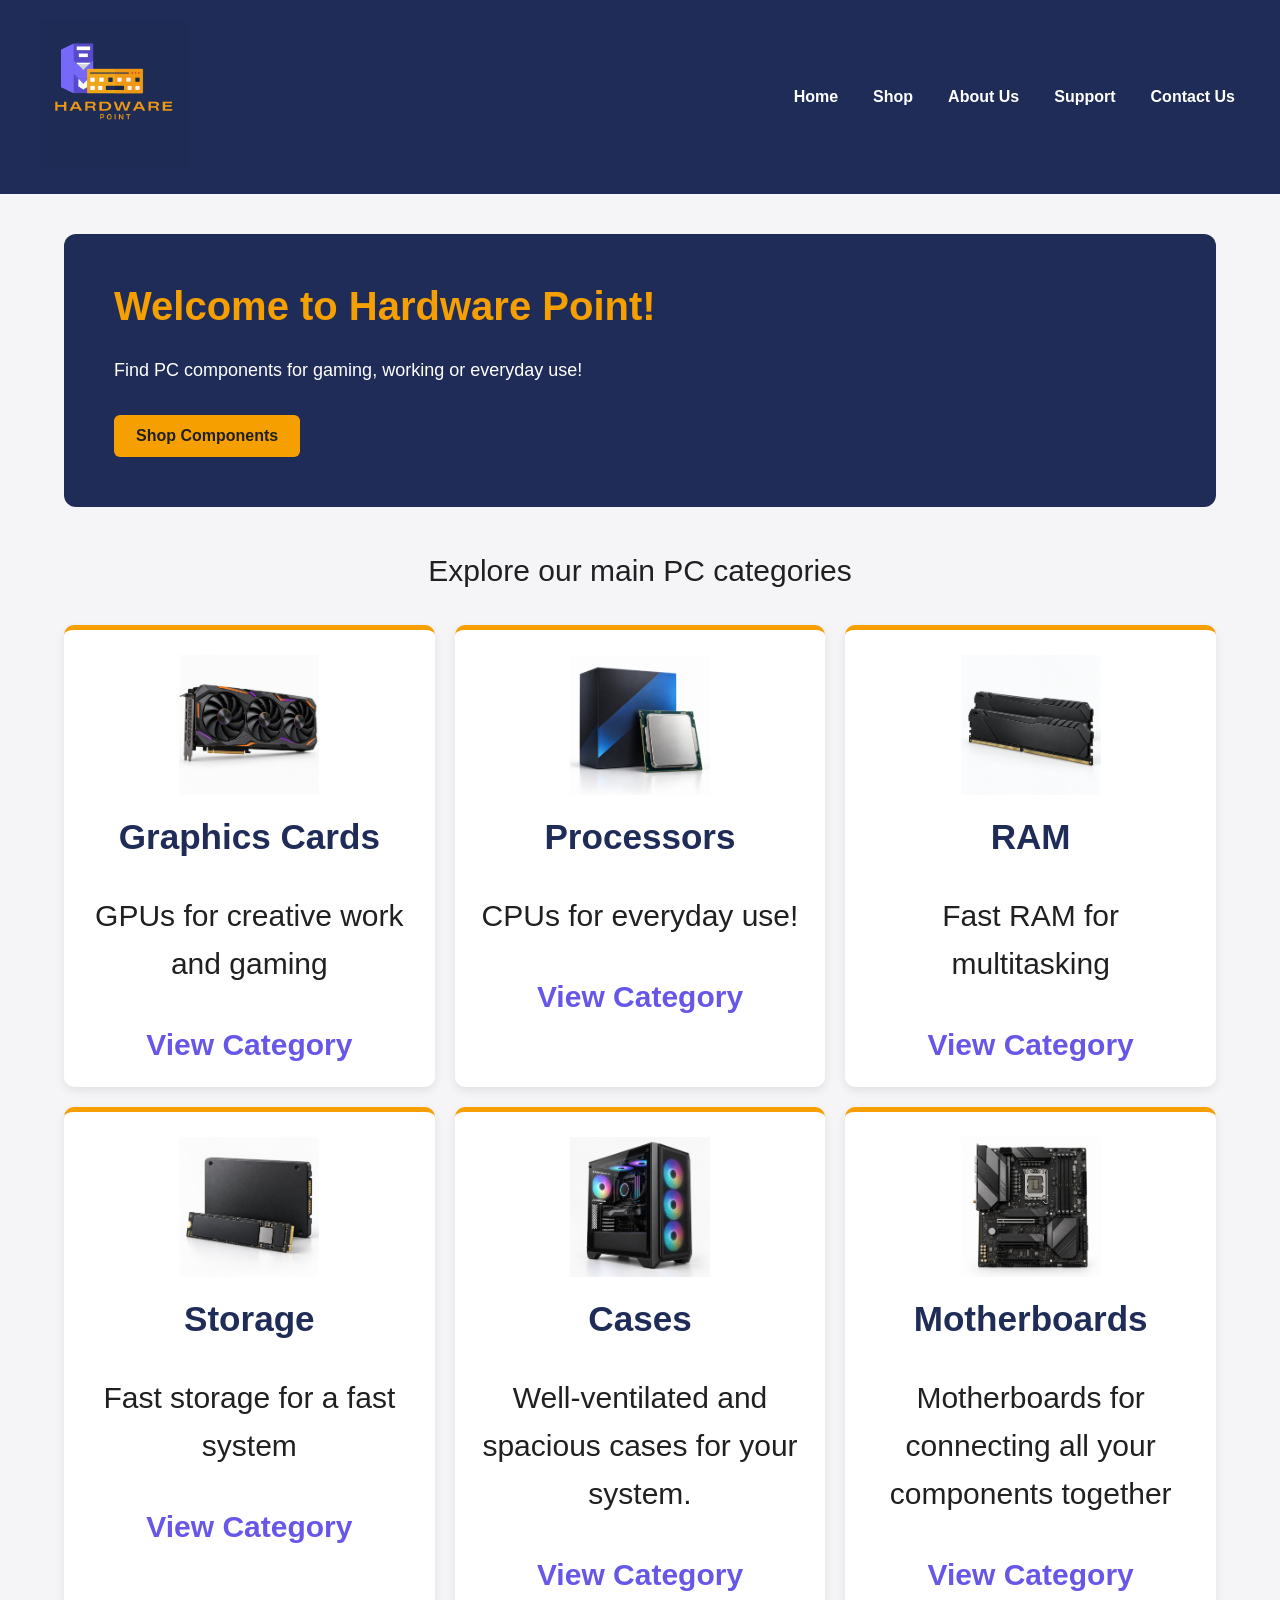
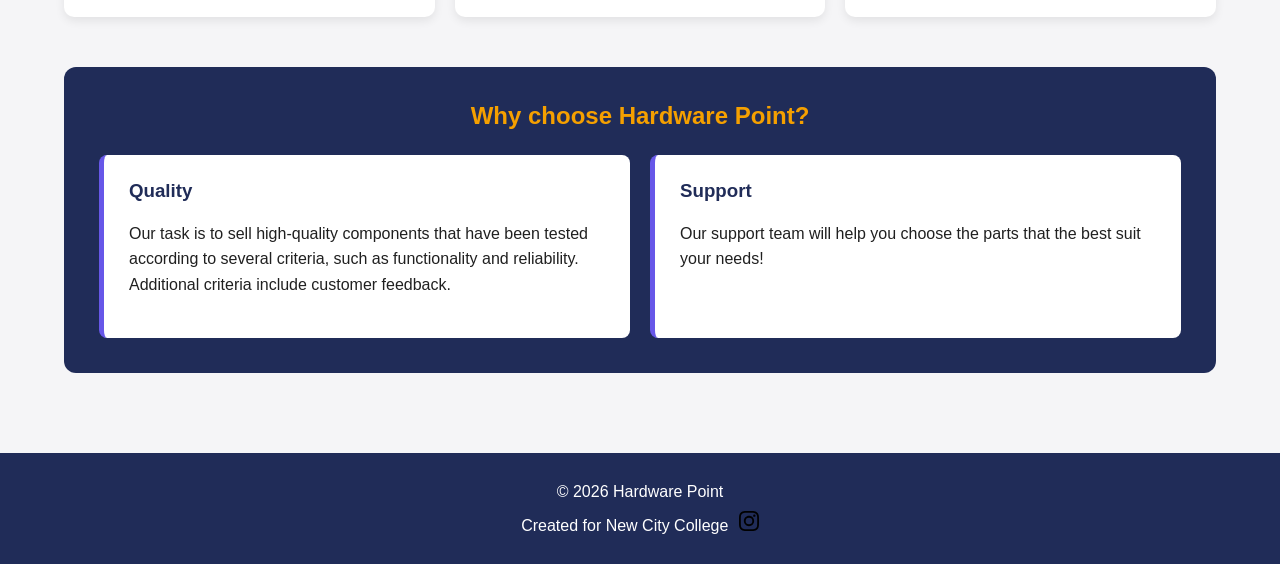
<file: index.html>
<!DOCTYPE html>
<html lang="en">

<head>
    <meta charset="UTF-8">
    <meta name="viewport" content="width=device-width, initial-scale=1.0">
    <title>Hardware Point</title>

<link rel="stylesheet" href="style.css">

</head>

<body>
    <header>
        <div class="logo">
            <a href="index.html">
            <img src="images/logo.png" alt="Hardware Point" width="150"> 
        </a>

</div>
    <nav>
        <a href="index.html">Home</a>
        <a href="components.html">Shop</a>
        <a href="about.html">About Us</a>
        <a href="support.html">Support</a>
        <a href="contact.html">Contact Us</a>
    </nav>
</header>
    <main>
     <div class="main-context">
        <h1>Welcome to Hardware Point!</h1>
        <p>Find PC components for gaming, working or everyday use!</p>
        <a href="components.html">Shop Components</a>
        
     </div>

     <section class="context-categories">
        <p>Explore our main PC categories</p>
     
        
    <div class="products">
        

        <div class="products-card">
            <img src="images/gpu.png" alt="Graphics Card">    
            <h3>Graphics Cards</h3>
            <p>GPUs for creative work and gaming</p>
            <a href="components.html"> View Category</a>
        </div>

        <div class="products-card">
            <img src="images/cpu.png" alt="Processors">
            <h3>Processors</h3>
            <p>CPUs for everyday use!</p>
            <a href="components.html"> View Category</a>

        </div>
        
        <div class="products-card">
            <img src="images/ram.png" alt="RAM">
            <h3>RAM</h3>
            <p>Fast RAM for multitasking</p>
            <a href="components.html"> View Category</a>
        </div>

        <div class="products-card">
            <img src="images/disk.png" alt="Storage">
            <h3>Storage</h3>
            <p>Fast storage for a fast system </p>
            <a href="components.html"> View Category</a>
        </div>

        <div class="products-card">
            <img src="images/case.png" alt="Cases">
            <h3>Cases</h3>
            <p>Well-ventilated and spacious cases for your system.</p>
            <a href="components.html"> View Category</a>
        </div>

        <div class="products-card">
            <img src="images/motherboard.png" alt="Motherboards">
            <h3>Motherboards</h3>
            <p>Motherboards for connecting all your components together</p>
            <a href="components.html"> View Category</a>
        </div>
    </div>
    </section>
     

     <div class="why-hardware-point">
     <h2>Why choose Hardware Point? </h2>
        <div class="why-grid">
            <div>
                <h3>Quality</h3>
                <p>Our task is to sell high-quality components that have been tested according to several criteria, such as functionality and reliability. Additional criteria include customer feedback.</p>
            </div>

            <div>
                <h3>Support</h3>
                <p>Our support team will help you choose the parts that the best suit your needs!</p>
            </div>
        
        </div>
        
    </div>
    
    </main>
<footer>
    <p>© 2026 Hardware Point</p>
    <p>Created for New City College
    <a href="https://www.instagram.com/newcitycollegegroup/">
        <img src="images/instagram.svg" alt="Instagram">
    </a>
    </p>
    
</footer>
</body>
</html>
</file>
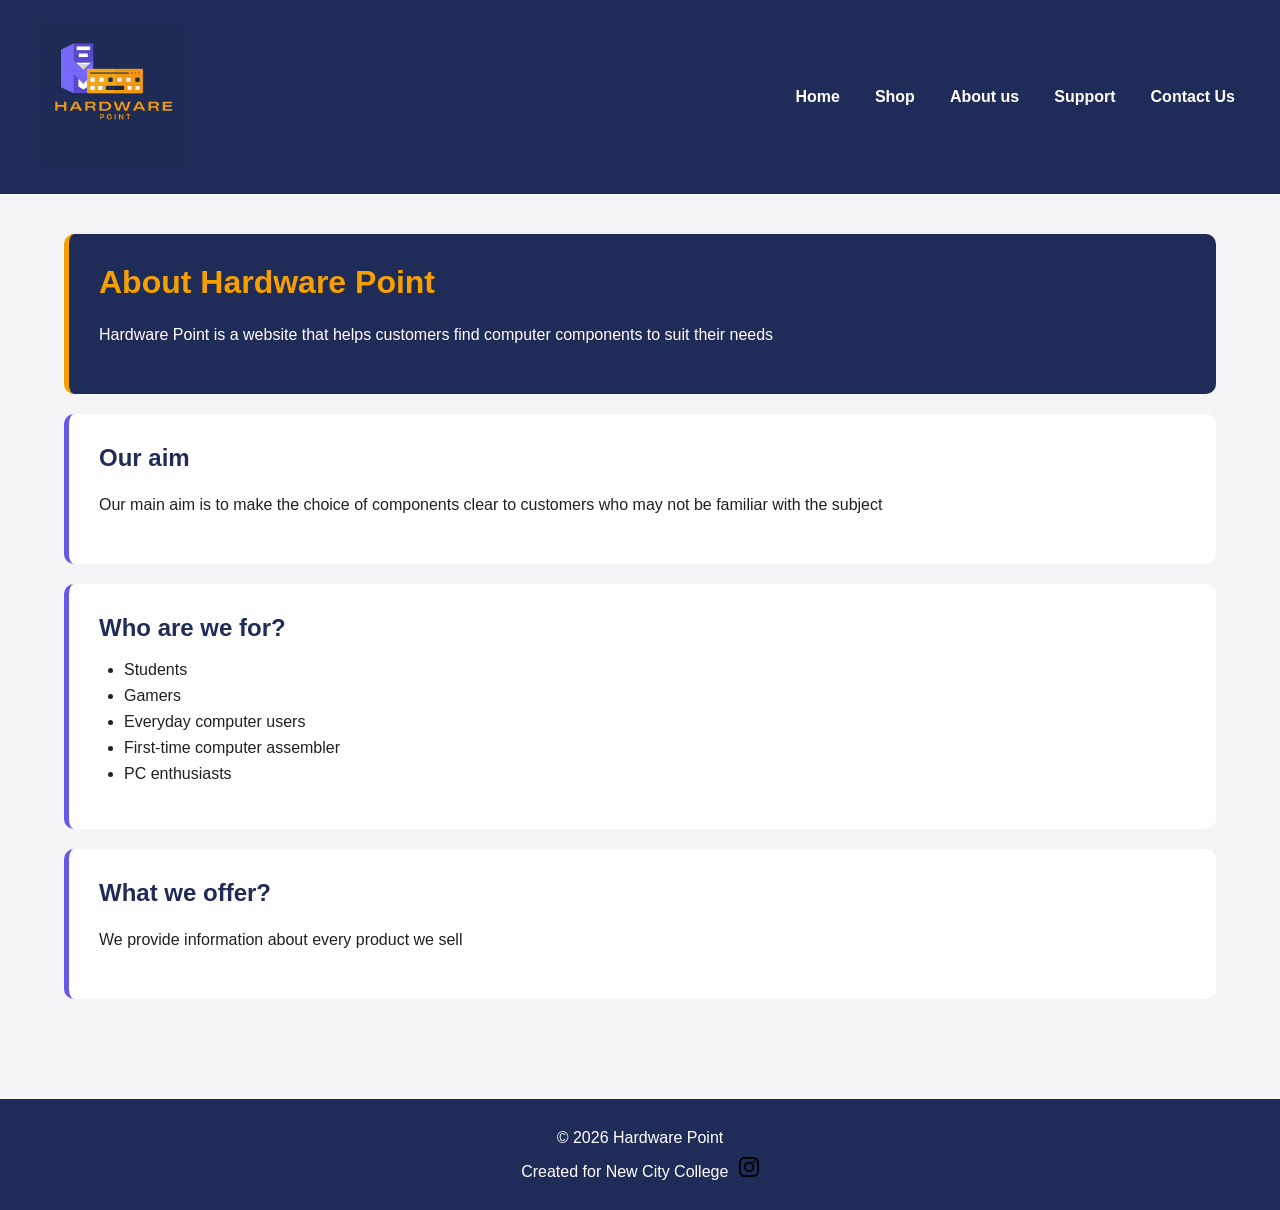
<file: about.html>
<!DOCTYPE html>
<html lang="en">

<head>
    <meta charset="UTF-8">
    <meta name="viewport" content="width=device-width, initial-scale=1.0">
    <title>About Us</title>

<link rel="stylesheet" href="style.css">

</head>

<body class="about-page">
    <header>
        <div class="logo">
            <a href="index.html">
            <img src="images/logo.png" alt="Hardware Point" width="150"> 
        </a>
        </div>

    <nav>
        <a href="index.html">Home</a>
        <a href="components.html">Shop</a>
        <a href="about.html">About us</a>
        <a href="support.html">Support</a>
        <a href="contact.html">Contact Us</a>
    </nav>
</header>

    <main>
    <div>
        <h1>About Hardware Point</h1>
        <p>Hardware Point is a website that helps customers find computer components to suit their needs </p>
    </div>

    <div>
        <h2>Our aim</h2>
        <p>Our main aim is to make the choice of components clear to customers who may not be familiar with the subject</p>
    </div>

    <div>
        <h2>Who are we for?</h2>
        <ul>
            <li>Students</li>
            <li>Gamers</li>
            <li>Everyday computer users</li>
            <li>First-time computer assembler</li>
            <li>PC enthusiasts</li>
        </ul>
    </div>

    <div>
        <h2>What we offer?</h2>
        <p>We provide information about every product we sell </p>
    </div>

    </main>
<footer>
    <p>© 2026 Hardware Point</p>
    <p>Created for New City College
    <a href="https://www.instagram.com/newcitycollegegroup/">
        <img src="images/instagram.svg" alt="Instagram">
    </a>
    </p>
</footer>
</body>
</html>
</file>
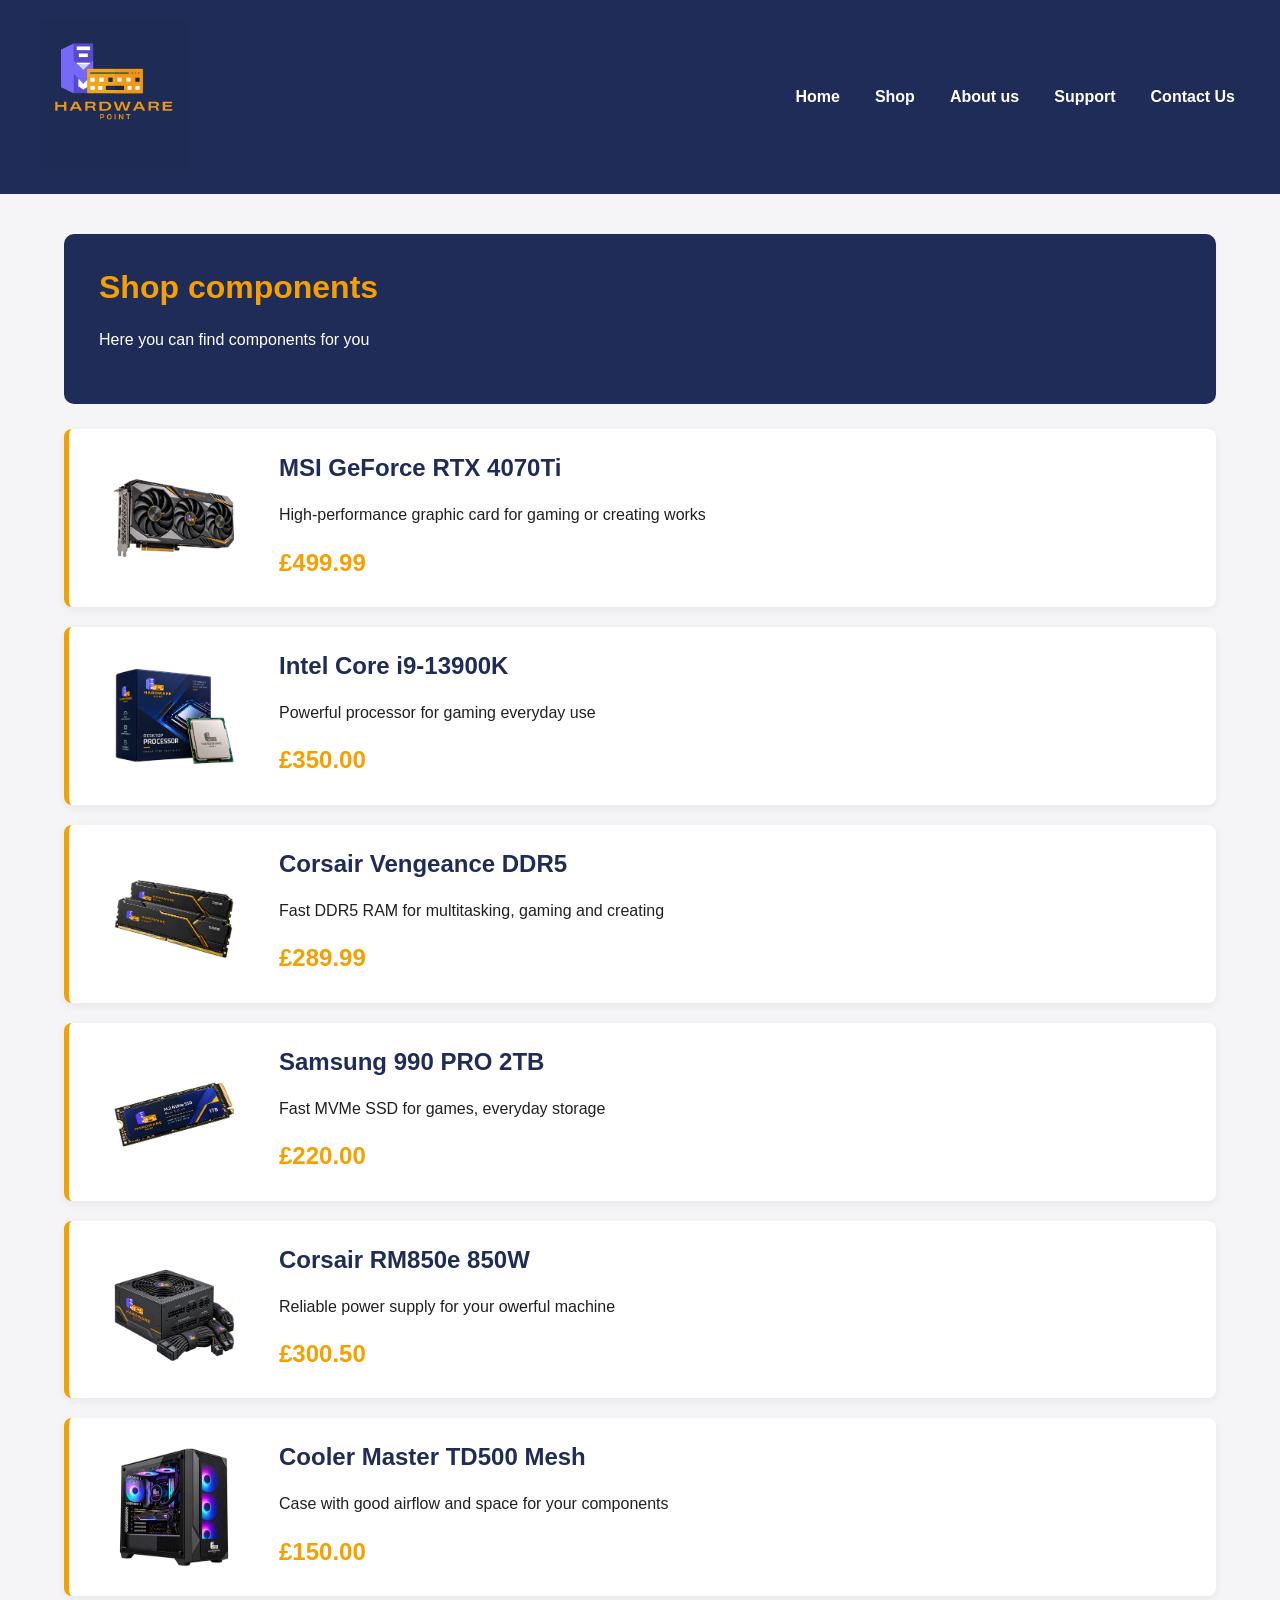
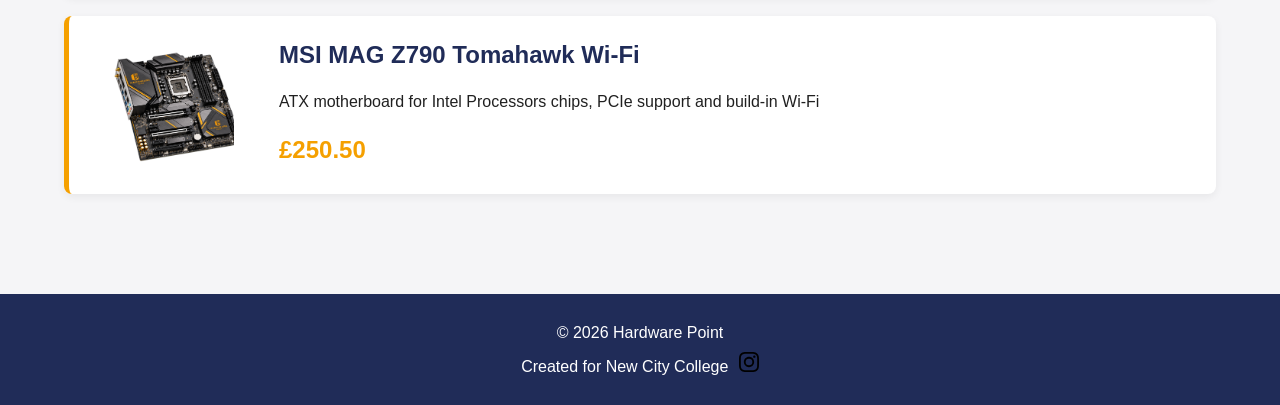
<file: components.html>
<!DOCTYPE html>
<html lang="en">

<head>
    <meta charset="UTF-8">
    <meta name="viewport" content="width=device-width, initial-scale=1.0">
    <title>Shop</title>

<link rel="stylesheet" href="style.css">

</head>

<body class="component-page">
    <header>

        <div class="logo">
            <a href="index.html">
            <img src="images/logo.png" alt="Hardware Point" width="150"> 
        </a>
        </div>


    <nav>
        <a href="index.html">Home</a>
        <a href="components.html">Shop</a>
        <a href="about.html">About us</a>
        <a href="support.html">Support</a>
        <a href="contact.html">Contact Us</a>
    </nav>    

</header>

    <main>
        <div class="our-components">
            <h1>Shop components</h1>
            <p>Here you can find components for you</p>
        </div>

    
        
            <div class="component-box">
            <img src="images/gpu.product.png" alt="MSI GeForce RTX 4070Ti">
        <div class="component-info">
            <h2>MSI GeForce RTX 4070Ti</h2>
            <p>High-performance graphic card for gaming or creating works</p>
            <p class="product-price">£499.99 </p>
        </div>
        </div>
        

        
            <div class="component-box">
            <img src="images/cpu.product.png" alt="Intel Core i9-13900K">
        <div class="component-info">
            <h2>Intel Core i9-13900K</h2>
            <p>Powerful processor for gaming everyday use</p>
            <p class="product-price">£350.00 </p>
        </div>
        </div>
        

        
            <div class="component-box">
            <img src="images/ram.product.png" alt="Corsair Vengeance DDR5">
        <div class="component-info">    
            <h2>Corsair Vengeance DDR5</h2>
            <p>Fast DDR5 RAM for multitasking, gaming and creating</p>
            <p class="product-price">£289.99 </p>
        </div>
        </div>
    


        
        <div class="component-box">
            <img src="images/disk.product.png" alt="Samsung 990 PRO 2TB">
        <div class="component-info">
            <h2>Samsung 990 PRO 2TB</h2>
            <p>Fast MVMe SSD for games, everyday storage</p>
            <p class="product-price">£220.00 </p>
        </div>
        </div>
        

        
        <div class="component-box">
            <img src="images/psu.product.png" alt="Corsair RM850e">
        <div class="component-info">
            <h2>Corsair RM850e 850W</h2>
            <p>Reliable power supply for your owerful machine</p>
            <p class="product-price">£300.50 </p>
        </div>
        </div>
        

        
        <div class="component-box">
            <img src="images/case.product.png" alt="Cooler Master TD500 Mesh">
        <div class="component-info">
            <h2>Cooler Master TD500 Mesh</h2>
            <p>Case with good airflow and space for your components</p>
            <p class="product-price">£150.00 </p>
        </div>
        </div>
    

        
        <div class="component-box">
            <img src="images/motherboard.product.png" alt="MSI MAG Z790 Tomahawk Wi-Fi">
        <div class="component-info">
            <h2>MSI MAG Z790 Tomahawk Wi-Fi</h2>
            <p>ATX motherboard for Intel Processors chips, PCIe support and build-in Wi-Fi</p>
            <p class="product-price">£250.50 </p>
        </div>
        </div>
    

    </main>
<footer>
    <p>© 2026 Hardware Point</p>
    <p>Created for New City College
    <a href="https://www.instagram.com/newcitycollegegroup/">
        <img src="images/instagram.svg" alt="Instagram">
    </a>
    </p>
</footer>
</body>
</html>
</file>
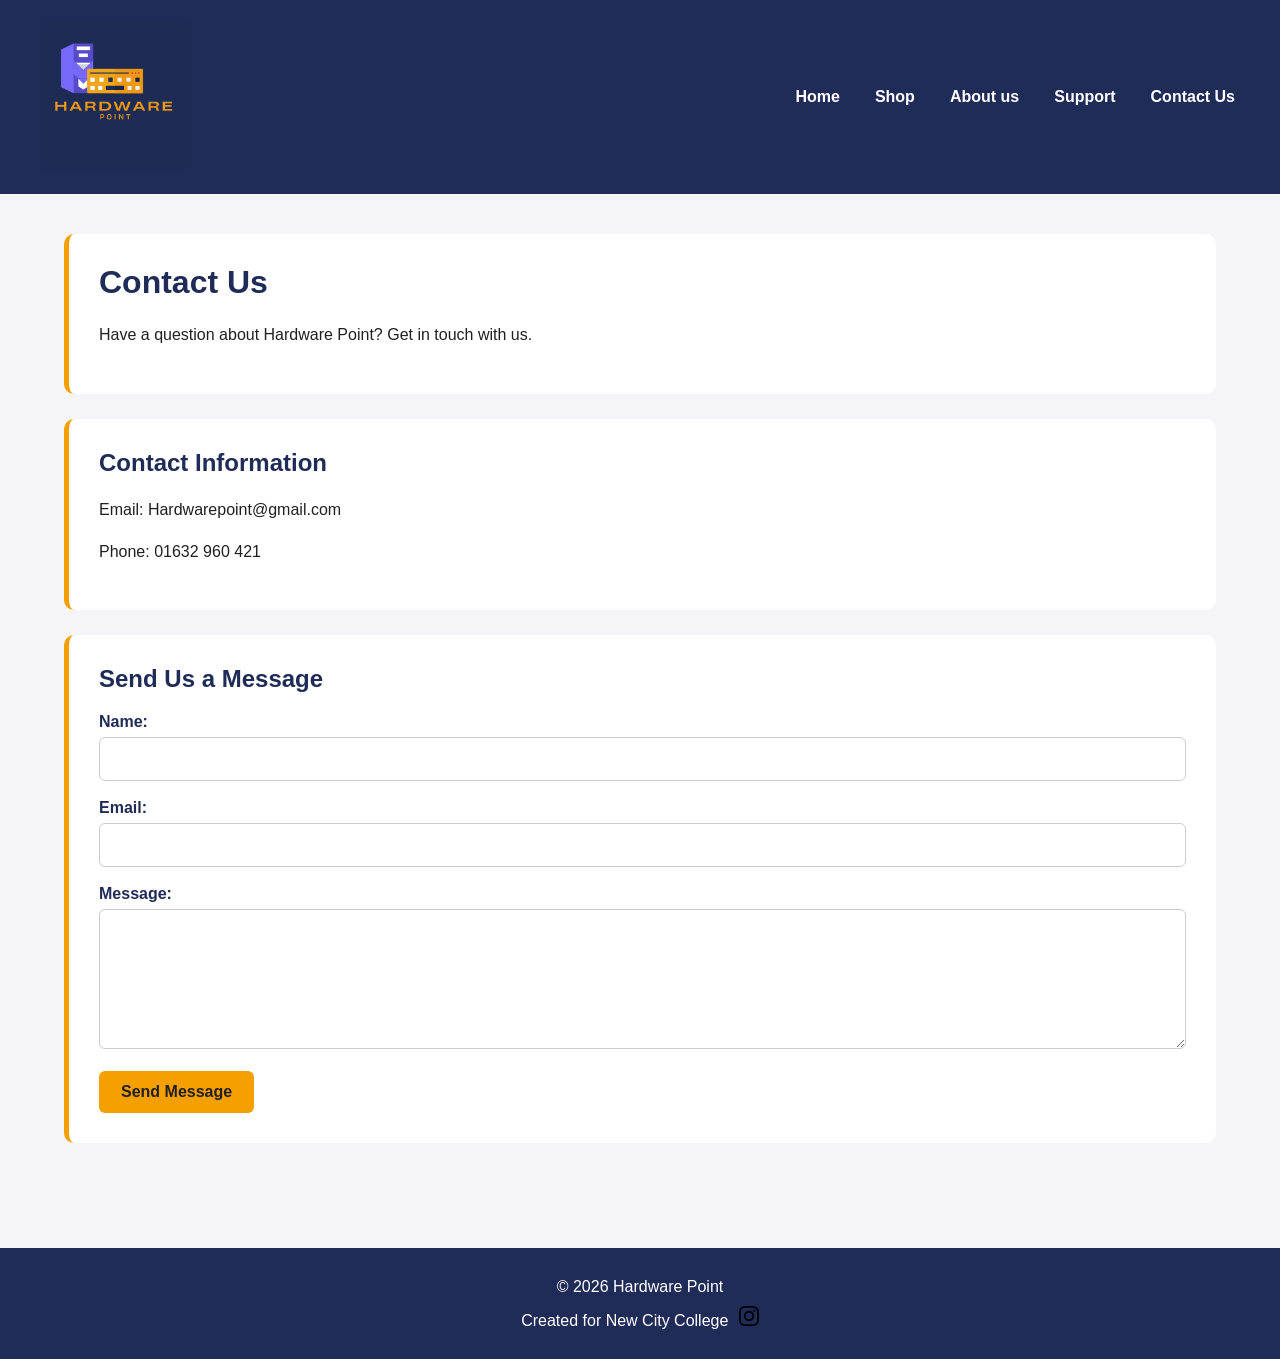
<file: contact.html>
<!DOCTYPE html>
<html lang="en">

<head>
    <meta charset="UTF-8">
    <meta name="viewport" content="width=device-width, initial-scale=1.0">
    <title>Contact Us</title>

<link rel="stylesheet" href="style.css">

</head>

<body class="contact-page">
    <header>

        <div class="logo">
            <a href="index.html">
            <img src="images/logo.png" alt="Hardware Point" width="150"> 
        </a>
        </div>


    <nav>
        <a href="index.html">Home</a>
        <a href="components.html">Shop</a>
        <a href="about.html">About us</a>
        <a href="support.html">Support</a>
        <a href="contact.html">Contact Us</a>
    </nav>    

</header>

    <main>
      <div>
        <h1>Contact Us</h1>
      <p>Have a question about Hardware Point? Get in touch with us.</p>
    </div>

    <div>
    <h2>Contact Information</h2>
    <p>Email: Hardwarepoint@gmail.com</p>
    <p>Phone: 01632 960 421</p>
    </div>

    <div>
        <h2>Send Us a Message</h2>
        <form>
            <label for="name">Name:</label>
            <br>
            <input type="text" id="name" name="name">
            
            <br><br>
            
            <label for="email">Email:</label>
            <br>
            <input type="email" id="email" name="email">

            <br><br>
            <label for="message">Message:</label>
            <br>

            <textarea id="message" name="message"></textarea>

            <br><br>

            <button type="submit">Send Message</button>
        </form>
        </div>


    </main>
<footer>
    <p>© 2026 Hardware Point</p>
    <p>Created for New City College
    <a href="https://www.instagram.com/newcitycollegegroup/">
        <img src="images/instagram.svg" alt="Instagram">
    </a>
    </p>
</footer>
</body>
</html>
</file>
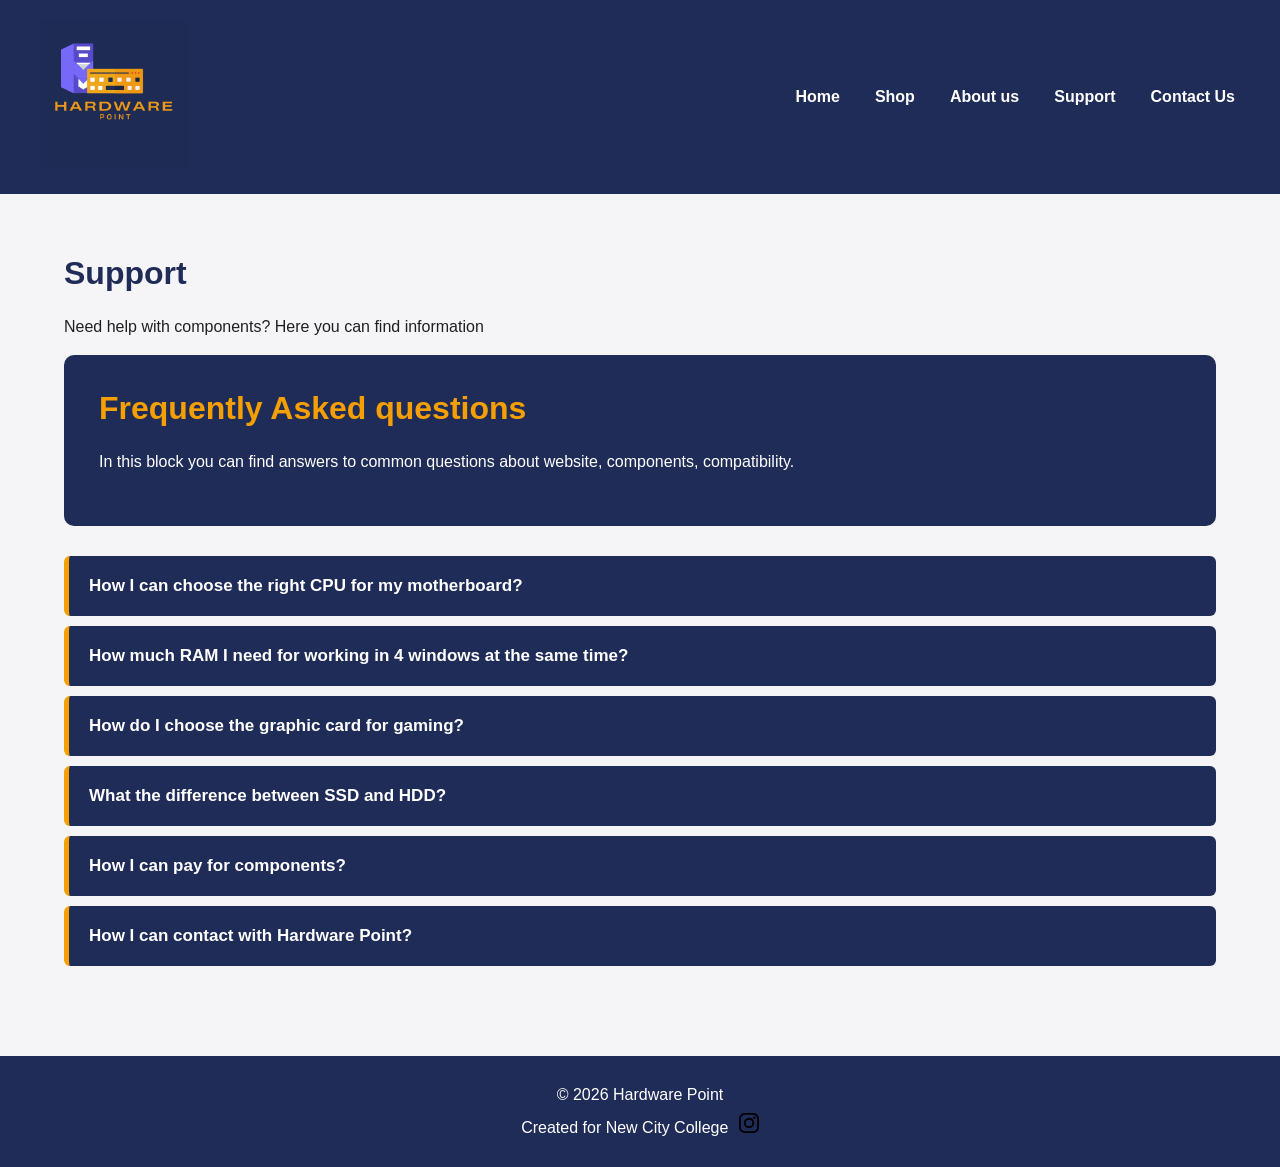
<file: support.html>
<!DOCTYPE html>
<html lang="en">

<head>
    <meta charset="UTF-8">
    <meta name="viewport" content="width=device-width, initial-scale=1.0">
    <title>Support</title>

<link rel="stylesheet" href="style.css">

</head>

<body class="support-page">
    <header>

        <div class="logo">
            <a href="index.html">
            <img src="images/logo.png" alt="Hardware Point" width="150"> 
        </a>
        </div>


    <nav>
        <a href="index.html">Home</a>
        <a href="components.html">Shop</a>
        <a href="about.html">About us</a>
        <a href="support.html">Support</a>
        <a href="contact.html">Contact Us</a>
    </nav>    

</header>

    <main>
        <div >
            <h1>Support</h1>
            <p>Need help with components? Here you can find information</p>
        </div>

        <div class="supp-intro">
            <h1>Frequently Asked questions</h1>
            <p>In this block you can find answers to common questions about website, components, compatibility.</p>            
        </div>

        <div class="FAQ">
            <details>
                <summary>How I can choose the right CPU for my motherboard?</summary>
                <p>Check if your motherboard supports this processor, and whether it supports the new processor's socket</p>
            </details>
        
            <details>
                <summary>How much RAM I need for working in 4 windows at the same time?</summary>
                <p>If you're just using a browser, 16GB of RAM will be enough, but if you're doing creative work, it's best to go for 32GB of RAM so that the system runs much faster </p>
            </details>
            
            <details>
                <summary>How do I choose the graphic card for gaming?</summary>
                <p>It all depends on your monitor's resolution and the games you play; if you're playing new, powerful games, it's best to go for a graphic card with at least 6GB VRAM, as most games require 6 or 8GB.</p>
            </details>

            <details>
                <summary>What the difference between SSD and HDD?</summary>
                <p>HDDs are older and cheaper, but can offer more GB or even TB of storage. SSDs are newer and faster, but they're also more expensive</p>
            </details>
        
            <details>
                <summary>How I can pay for components? </summary>
                <p>We accecpt Visa, MasterCard, American Express</p>
            </details>
        
            <details>
                <summary>How I can contact with Hardware Point?</summary>
                <p>you can visit our <a href="contact.html">Contact Us</a> page</p>
            </details>
        
        </div>
       
    </main>
<footer>
    <p>© 2026 Hardware Point</p>
    <p>Created for New City College
    <a href="https://www.instagram.com/newcitycollegegroup/">
        <img src="images/instagram.svg" alt="Instagram">
    </a>
    </p>
</footer>
</body>
</html>
</file>
<file: style.css>
/*MAIN PAGE*/
* {
    box-sizing: border-box;
}
body {
    margin: 0;
    font-family: Arial, Helvetica, sans-serif;
    background-color: #f5f5f7;
    color: #202020;
    min-height: 100vh;
    display: flex;
    flex-direction: column;
}
  /*HEADER*/
  header {
    background-color: #202c58;
    padding: 20px 40px;
    display: flex;
    align-items: center;
    justify-content: space-between;
  }
  .logo img {
    width: 150px;
  }
      /*NAVIGATION*/
       nav {
        display: flex;
        gap: 25px;
  }
  nav a {
    color: white;
    text-decoration: none;
    font-weight: bold;
    padding: 8px 5px;
  }
  nav a:hover {
    color: #f5a000;
  }
/*MAIN*/
main {
    width: 90%;
    max-width: 1200px;
    margin: 40px auto;
    flex: 1;
}
h1,
h2,
h3 {
    color: #202c58;
}
p {
    line-height: 1.6;
}
  /*footer*/

footer {
    background-color: #202c58;
    color: white;
    padding: 20px 40px;
    margin-top: 40px;
    text-align: center;
}
footer p {
    margin: 6px 0;
}
footer img {
    width: 20px;
    height: 20px;
    position: relative;
    margin-left: 6px;
}
  /*MAIN PAGE*/

.main-context {
    background-color: #202c58;
    color: white;
    padding: 50px;
    border-radius: 12px;
    margin-bottom: 40px;
}
.main-context h1 {
    color: #f5a000;
    font-size: 40px;
    margin-top: 0;
}
.main-context p {
    font-size: 18px;
    margin-bottom: 30px;
}

.main-context a {
    display: inline-block;
    background-color: #f5a000;
    color: #202020;
    padding: 12px 22px;
    text-decoration: none;
    font-weight: bold;
    border-radius: 6px;
}
.main-context a:hover {
    background-color: #6757e8;
    color: white;
}
.context-categories {
    text-align: center;
    font-size: 30px;
    margin-bottom: 10px;
}
.products {
    display: grid;
    grid-template-columns: repeat(3,1fr);
    gap: 20px;
    margin-bottom: 50px;
}
.products-card {
    background-color: white;
    padding: 25px;
    border-radius: 10px;
    border-top: 5px solid #f5a000;
    box-shadow: 0 4px 10px rgba(0, 0, 0, 0.08);
}
.products-card img{
    width: 100%;
    height: 140px;
    object-fit: contain;
    margin-bottom: 15px;
}
.products-card h3 {
    margin-top: 0;
    color: #202c58;
}
.products-card a {
    display:inline-block;
    margin-top: 10px;
    color: #6757e8;
    text-decoration: none;
    font-weight: bold;
}
.products-card a:hover {
    color: #f5a000;
}
  /*why HP*/
.why-hardware-point {
    background-color: #202c58;
    padding: 35px;
    border-radius: 12px;
    color: white;
}
.why-hardware-point h2 {
    color: #f5a000;
    text-align: center;
    margin-top: 0;
    margin-bottom: 25px;
}
.why-grid {
    display: grid;
    grid-template-columns: repeat(2,1fr);
    gap: 20px
}
.why-grid div {
    background-color: white;
    color: #202020;
    padding: 25px;
    border-radius: 8px;
    border-left: 5px solid #6757e8;
}
.why-grid h3 {
    margin-top: 0;
    color: #202c58;
}
 /*COMPONENTS PAGE*/
 .component-page main {
    width: 90%;
    max-width: 1200px;
    margin:  40px auto;
 }
 .our-components {
    background-color: #202c58;
    color: white;
    padding: 35px;
    margin-bottom: 25px;
    border-radius: 10px;
 }
 .our-components h1 {
    color: #f5a000;
    margin-top: 0;
 }
 .component-link {
    text-decoration: none;
    color: inherit;
    display: block;
 }
 .component-box {
    background-color: white;
    padding: 25px;
    margin-bottom: 20px;
    border-left: 5px solid #f5a000;
    border-radius: 8px;
    box-shadow: 0 3px 8px rgba(0, 0, 0, 0.06);
    display: flex;
    align-items: center;
    gap: 25px;
 }
  .component-box:hover {
    transform: translateY(-3px);
    box-shadow: 0 6px 15px rgba(0, 0, 0, 0.12);
}
.component-box span {
    color: #6757e8;
    font-weight:bold;
}

 .component-box h2 {
    color: #202c58;
    margin-top: 0;
 }
 .component-info {
    flex: 1;
 }
 .product-price {
    color: #f5a000;
    font-size: 24px;
    font-weight: bold;
    margin: 12px 0 0;
 }

 .component-box img {
    width: 160px;
    height: 120px;
    object-fit: contain;
 }
  /*ABOUT PAGE*/
  .about-page main > div {
    background-color: white;
    padding: 30px;
    margin-bottom: 20px;
    border-radius: 10px;
    border-left: 5px solid #6757e8;
  }
  .about-page main > div:first-child {
    background-color: #202c58;
    color: white;
    border-left: 5px solid #f5a000;
  }
  .about-page main > div:first-child h1 {
    color: #f5a000;
    margin-top: 0;
  }
  .about-page h2 {
    color: #202c58;
    margin-top: 0;
  }
  .about-page ul {
    padding-left: 25px;
  }
  .about-page li {
    margin-bottom: 8px;
  }
   /*SUPPORT PAGE*/
   .supp-intro {
    background-color: #202c58;
    color: white;
    padding: 35px;
    border-radius: 10px;
    margin-bottom: 30px;
   }
   .supp-intro h1,
   .supp-intro h2 {
    color: #f5a000;
    margin-top: 0;
   }
   .FAQ {
    margin-top: 30px;
   }
   .FAQ h2 {
    margin-bottom: 20px;
   }
   .FAQ details {
    background-color: #202c58;
    color: white;
    margin-bottom: 10px;
    border-left: 5px solid #f5a000;
    border-radius: 6px;
    overflow: hidden;
   }
   .FAQ summary {
    padding: 20px;
    font-size: 17px;
    font-weight: bold;
    cursor: pointer;
    list-style: none;
   }
   .FAQ summary:hover {
    background-color: #6757e8;
   }
   .FAQ details p {
    background-color: white;
    color: #202020;
    margin: 0;
    padding: 20px;
    border-top: 2px solid #f5a000;
   }
   .FAQ details a {
    font-weight: bold;
    text-decoration: none;
   }
   .FAQ details a:hover {
    color: #f5a000;
   }
    /*CONTACT PAGE*/
    .contact-page main > div {
        background-color: white;
        padding: 30px;
        margin-bottom: 25px;
        border-radius: 10px;
        border-left: 5px solid #f5a000;
    }
    .contact-page h1,
    .contact-page h2 {
        margin-top: 0;
    }
    form {
        margin-top: 20px;
    }
    label {
        font-weight: bold;
        color: #202c58;
    }
    input,
    textarea {
        width: 100%;
        padding: 12px;
        margin-top: 6px;
        border: 1px solid #cccccc;
        border-radius: 6px;
        font-family: Arial, Helvetica, sans-serif;
        font-size: 16px;
    }
    textarea {
        min-height: 140px;
        resize: vertical;
    }
    input:focus,
    textarea:focus {
        outline: 2px solid #6757e8;
        border-color: #6757e8;
    }

    button {
        background-color: #f5a000;
        color: #202020;
        border: none;
        padding: 12px 22px;
        border-radius: 6px;
        font-size: 16px;
        font-weight: bold;
        cursor: pointer;
    }
    button:hover {
        background-color: #6757e8;
        color: white;
    }
/*MOBILEPAGE*/
@media (max-width: 768px) {
    body {
        overflow-x: hidden;
    }
    header {
        flex-direction: column;
        padding: 20px;
        gap: 20px;
    }
    .logo img {
        width: 120px;
    }
    nav {
        width: 100%;
        display: flex;
        flex-wrap: wrap;
        justify-content: center;
        gap: 15px;
    }
    nav a {
        font-size: 14px;
    }
    main {
        width: 100%;
        padding: 20px;
        box-sizing: border-box;
    }
    .main-content {
        width: 100%;
        box-sizing: boreder-box;
    }
    .main-context h1 {
        font-size: 36px;
    }
    .context-categories {
        text-align: center;
    }
    .products {
        grid-template-columns: 1fr;
        gap: 20px;
    }
    .rpoducts-card {
        width: 100%;
        box-sizing: border-box;
    }
    .products-card img {
        height: 160px;
    }
    .component-box {
        flex-direction: column;
        align-items: flex-start;
    }
    .component-box img {
        width: 100%;
        max-width: 260px;
        height: 180px;
        object-fit: contain;
    }
}
</file>
